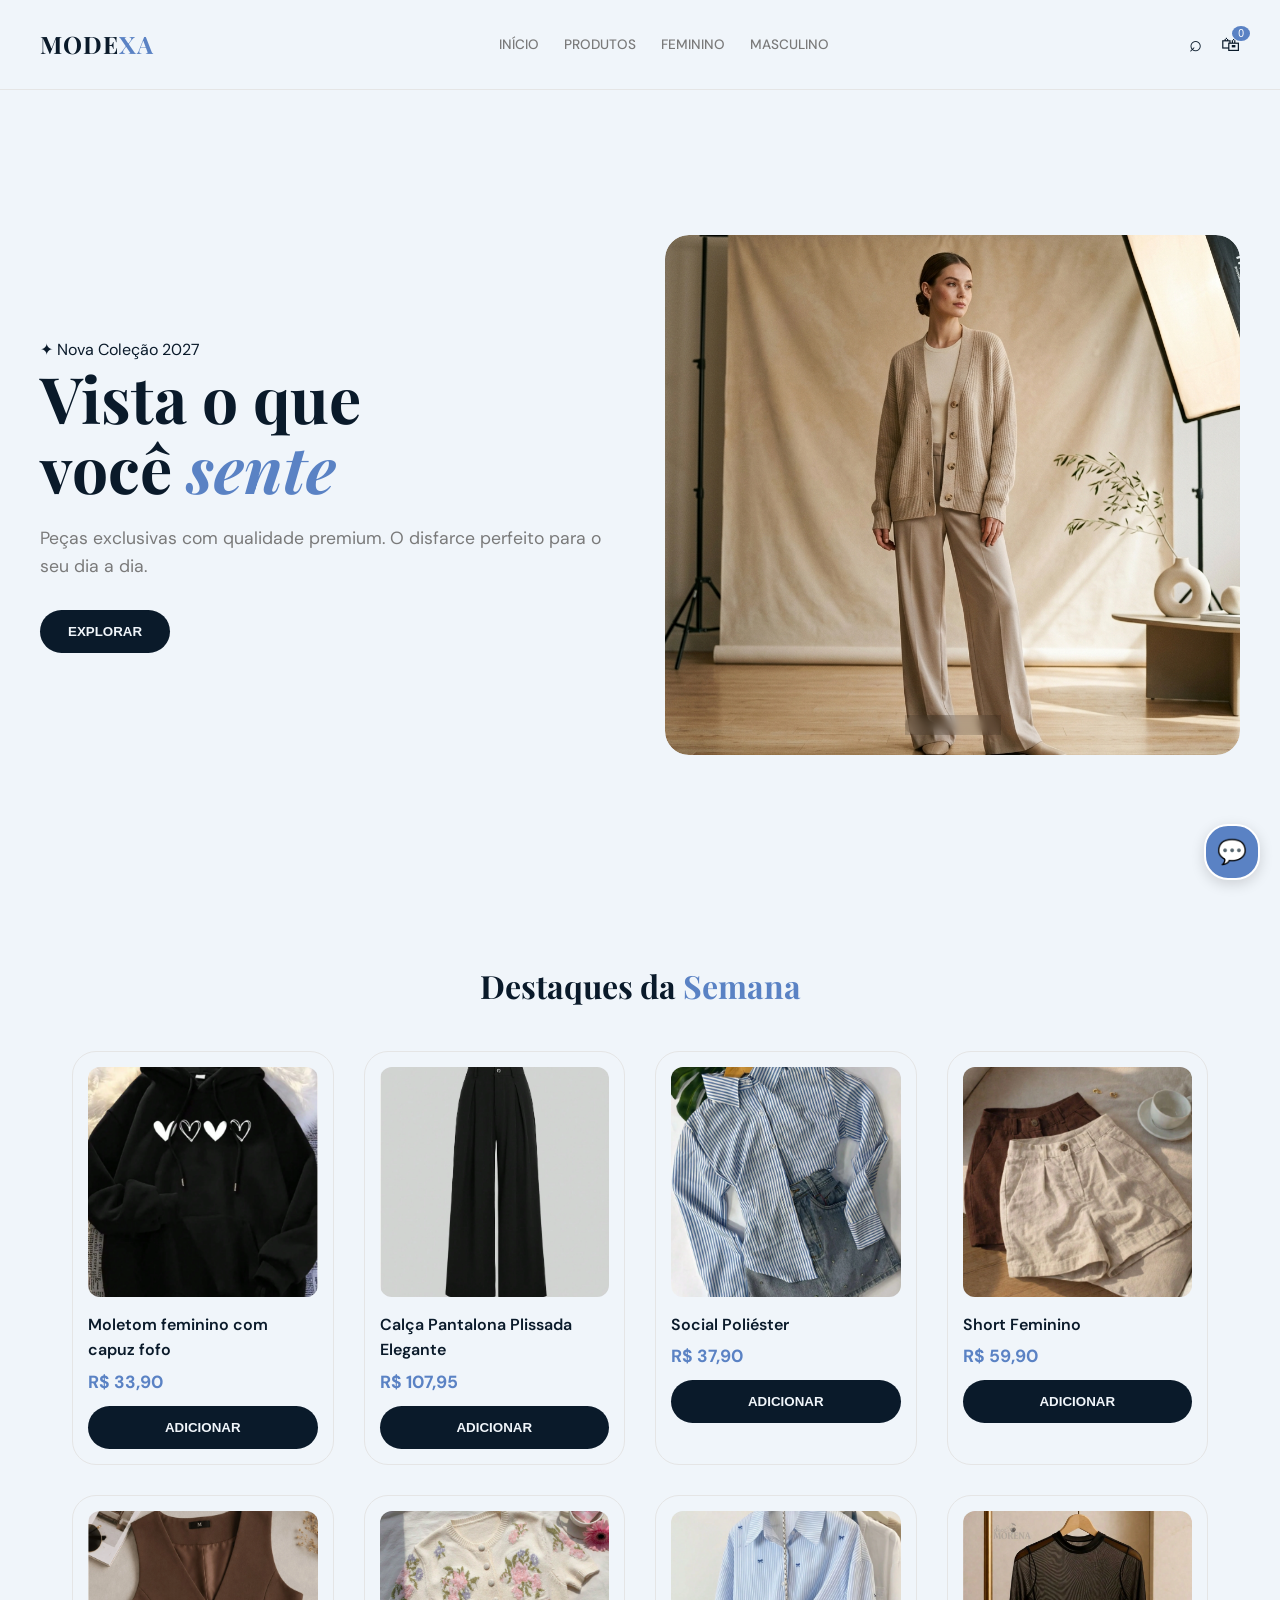
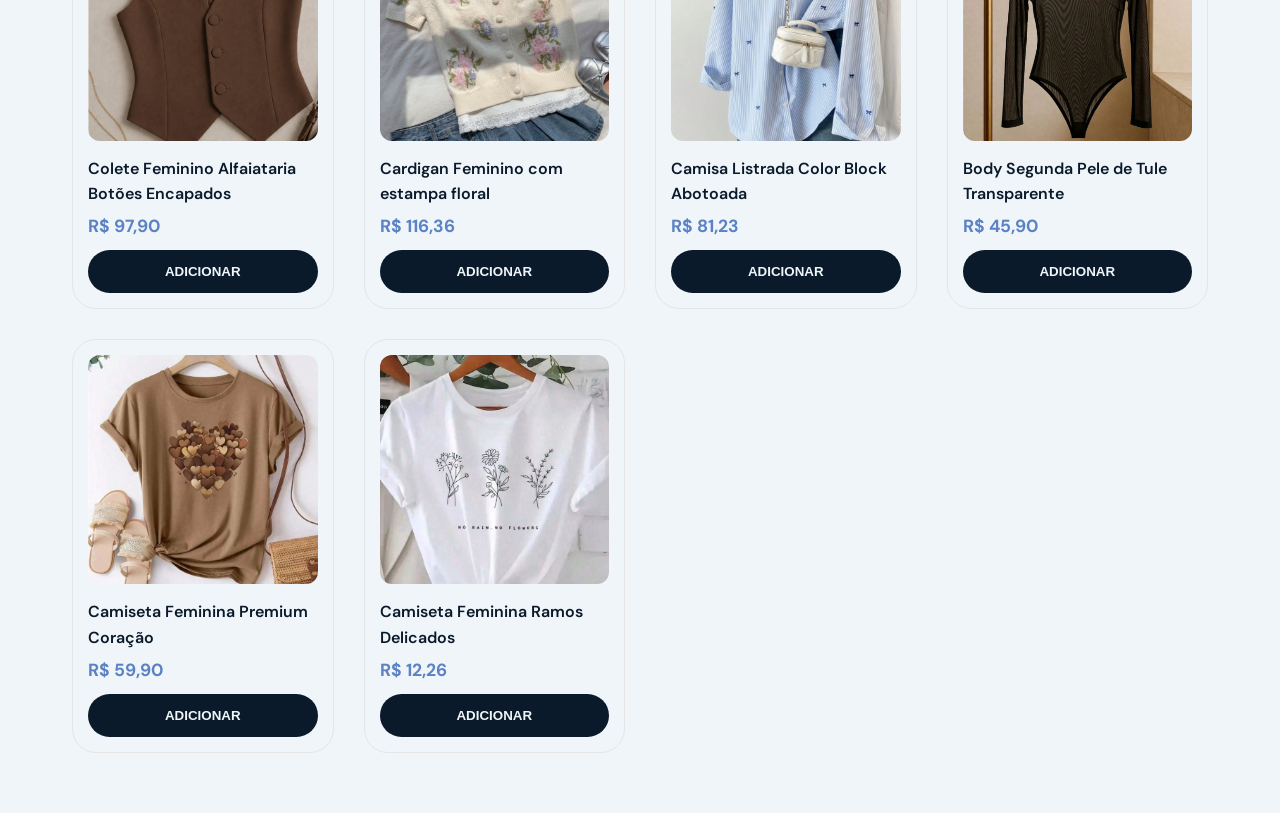
<file: public/index.html>
<!DOCTYPE html>
<html lang="pt-BR">
<head>
    <meta charset="UTF-8">
    <meta name="viewport" content="width=device-width, initial-scale=1.0">
    <title>MODEXA – Moda que move você</title>
    <link href="https://fonts.googleapis.com/css2?family=Playfair+Display:wght@400;700&family=DM+Sans:wght@300;400;500;600&display=swap" rel="stylesheet">
    <link id="theme-style" rel="stylesheet" href="../src/assets/styles/style_one.css">
    <link rel="stylesheet" href="../src/assets/styles/carousel.css">
    
    <link rel="manifest" href="../manifest.json">
    <link rel="icon" href="../src/assets/icons/favicon.ico" type="image/x-icon">
    <meta name="theme-color" content="#111111">
    <meta name="apple-mobile-web-app-capable" content="yes">
    <meta name="apple-mobile-web-app-status-bar-style" content="black-translucent">
    <meta name="apple-mobile-web-app-title" content="MODEXA">
    <link rel="apple-touch-icon" href="../src/assets/icons/icon-192.png">
</head>
<body style="opacity: 0; transition: opacity 0.15s ease;">
    <nav>
        <div class="nav-inner">
            <a href="index.html" class="logo" id="shop-logo">MODE<span>XA</span></a>
            <div class="nav-links">
                <a href="index.html">Início</a>
                <a href="products.html">Produtos</a>
                <a href="products.html?category=Feminino">Feminino</a>
                <a href="products.html?category=Masculino">Masculino</a>
            </div>
            <div class="nav-actions">
                <button class="search-btn" onclick="showToast('Busca indisponível')"><span class="icon-txt">🔍</span></button>
                <button class="cart-btn" onclick="openCart()" style="position:relative">
                    <span class="icon-txt">🛍️</span><span class="cart-badge" id="cart-count">0</span>
                </button>
            </div>
        </div>
    </nav>

    <section class="hero">
        <div class="hero-inner">
            <div class="hero-text">
                <div class="hero-tag">✦ Nova Coleção 2027</div>
                <h1>Vista o que<br>você <em>sente</em></h1>
                <p class="hero-sub">Peças exclusivas com qualidade premium. O disfarce perfeito para o seu dia a dia.</p>
                <div class="hero-ctas">
                    <button class="btn-primary" onclick="scrollToProducts()">Explorar</button>
                </div>
            </div>
            <div class="hero-visual">
                <div class="hero-card carousel">
                    <div class="carousel-track" id="carousel-track">
                        <div class="carousel-slide active">
                            <img src="../src/assets/images/carousel/carousel_1.png" alt="Coleção Primavera/Verão MODEXA">
                        </div>
                        <div class="carousel-slide">
                            <img src="../src/assets/images/carousel/carousel_2.png" alt="Estilo e Elegância MODEXA">
                        </div>
                        <div class="carousel-slide">
                            <img src="../src/assets/images/carousel/carousel_3.png" alt="Conforto e Alta Costura MODEXA">
                        </div>
                        <div class="carousel-slide">
                            <img src="../src/assets/images/carousel/carousel_4.png" alt="Tendências Modernas MODEXA">
                        </div>
                    </div>
                    <button class="carousel-control prev" aria-label="Anterior">&lsaquo;</button>
                    <button class="carousel-control next" aria-label="Próximo">&rsaquo;</button>
                    <div class="carousel-indicators">
                        <span class="indicator active" data-index="0"></span>
                        <span class="indicator" data-index="1"></span>
                        <span class="indicator" data-index="2"></span>
                        <span class="indicator" data-index="3"></span>
                    </div>
                </div>
            </div>
        </div>
    </section>

    <section class="section" id="products">
        <div class="section-header">
            <h2 class="section-title">Destaques da <span>Semana</span></h2>
        </div>
        <div class="products-grid" id="products-grid"></div>
    </section>

    <div class="cart-overlay" id="cart-overlay" onclick="closeCartOutside(event)">
        <div class="cart-sidebar">
            <div class="cart-header">
                <h3 style="display: flex; align-items: center; gap: 10px;">Meu Carrinho <a href="index.html" class="logo" style="font-size: 1.15rem; text-decoration: none;">MODE<span>XA</span></a></h3>
                <button onclick="closeCart()">✕</button>
            </div>
            <div class="cart-items" id="cart-items"></div>
            <div class="cart-footer">
                <div class="cart-total">Total: <span id="cart-total">R$ 0,00</span></div>
                <button class="btn-primary" style="width:100%" onclick="checkoutCart()">Finalizar</button>
            </div>
        </div>
    </div>
    <div class="toast" id="toast"></div>
    <script src="../src/js/products.js"></script>
    <script src="../src/js/cart.js"></script>
    <script src="../src/js/security.js"></script>
    <script src="../src/js/steganography.js"></script>
    <script src="../src/js/main.js"></script>
</body>
</html>
</file>
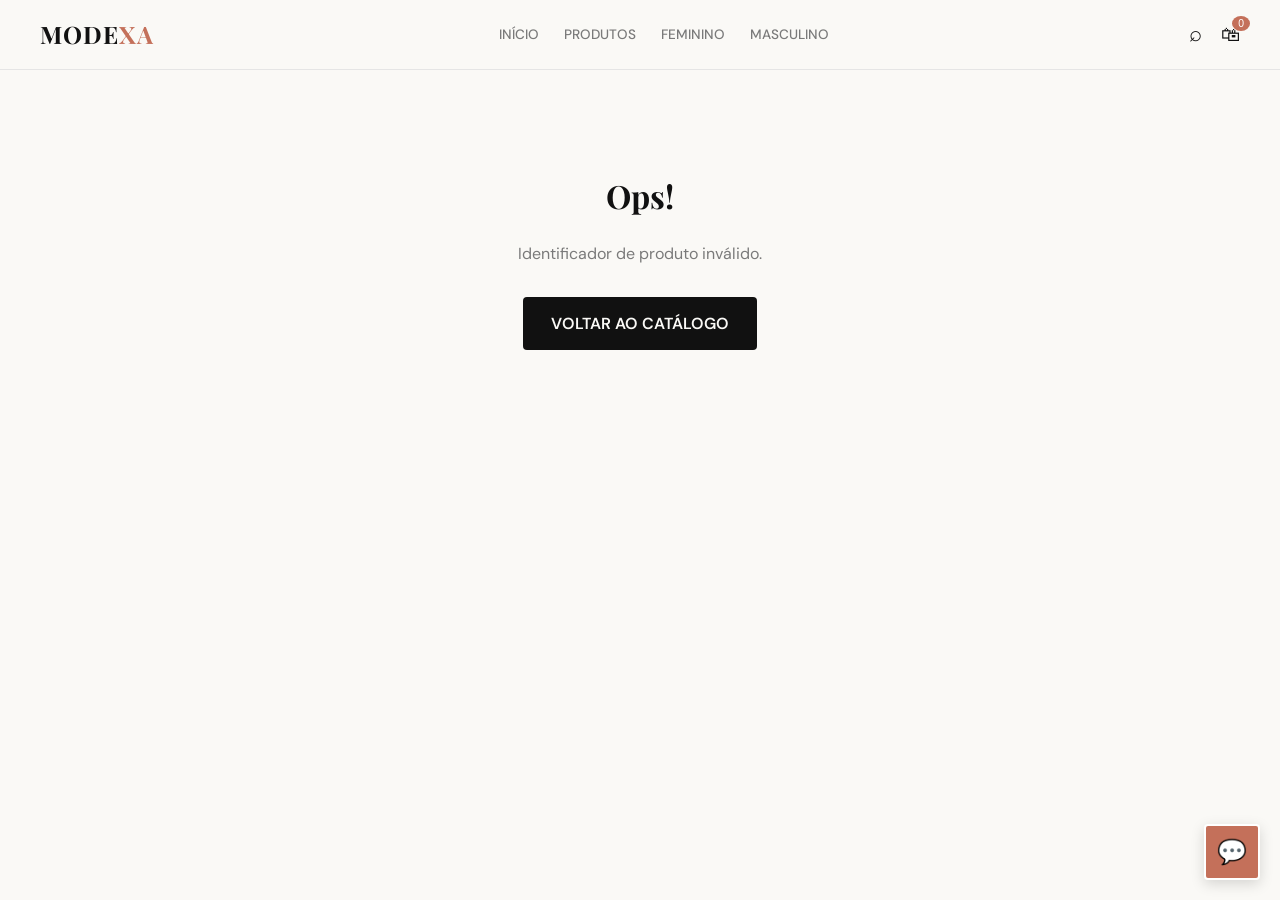
<file: public/product.html>
<!DOCTYPE html>
<html lang="pt-BR">
<head>
    <meta charset="UTF-8">
    <meta name="viewport" content="width=device-width, initial-scale=1.0">
    <title>Detalhes do Produto – MODEXA</title>
    <link href="https://fonts.googleapis.com/css2?family=Playfair+Display:wght@400;700&family=DM+Sans:wght@300;400;500;600&display=swap" rel="stylesheet">
    <link id="theme-style" rel="stylesheet" href="../src/assets/styles/style_one.css">
    
    <link rel="manifest" href="../manifest.json">
    <link rel="icon" href="../src/assets/icons/favicon.ico" type="image/x-icon">
    <meta name="theme-color" content="#111111">
    <meta name="apple-mobile-web-app-capable" content="yes">
    <meta name="apple-mobile-web-app-status-bar-style" content="black-translucent">
    <meta name="apple-mobile-web-app-title" content="MODEXA">
    <link rel="apple-touch-icon" href="../src/assets/icons/icon-192.png">
    <style>
        .detail-container {
            max-width: 1200px;
            margin: 20px auto;
            padding: 0 2rem;
        }
        .breadcrumb {
            font-size: 0.8rem;
            text-transform: uppercase;
            letter-spacing: 1px;
            color: var(--gray);
            margin-bottom: 15px;
        }
        .breadcrumb a {
            color: var(--gray);
            text-decoration: none;
            transition: color 0.2s;
        }
        .breadcrumb a:hover {
            color: var(--rose);
        }
        .product-detail-layout {
            display: grid;
            grid-template-columns: 0.95fr 1.05fr;
            gap: 35px;
            align-items: start;
        }
        .product-gallery {
            display: flex;
            gap: 20px;
            align-items: flex-start;
        }
        .thumbnail-strip {
            display: flex;
            flex-direction: column;
            gap: 12px;
            width: 80px;
            flex-shrink: 0;
        }
        .thumbnail-item {
            width: 80px;
            height: 100px;
            border-radius: var(--radius);
            object-fit: cover;
            cursor: pointer;
            border: 2px solid transparent;
            opacity: 0.6;
            transition: all 0.3s ease;
            box-shadow: 0 4px 10px rgba(0,0,0,0.05);
        }
        .thumbnail-item:hover {
            opacity: 0.9;
        }
        .thumbnail-item.active {
            opacity: 1;
            border-color: var(--rose);
            transform: scale(1.02);
        }
        .main-image-container {
            flex: 1;
            position: relative;
            overflow: hidden;
            border-radius: var(--radius);
        }
        .main-image-container img {
            width: 100%;
            max-height: 480px;
            border-radius: var(--radius);
            aspect-ratio: var(--img-ratio);
            object-fit: cover;
            box-shadow: 0 10px 30px rgba(0,0,0,0.05);
            transition: opacity 0.3s ease, transform 0.5s ease;
        }
        @media (max-width: 768px) {
            .detail-container {
                padding: 0 1rem;
            }
            .product-detail-layout {
                grid-template-columns: 1fr;
                gap: 30px;
                padding: 15px !important;
            }
            .product-gallery {
                flex-direction: column-reverse;
                gap: 15px;
            }
            .thumbnail-strip {
                flex-direction: row;
                width: 100%;
                overflow-x: auto;
                padding-bottom: 5px;
                gap: 10px;
                scrollbar-width: thin;
            }
            .thumbnail-item {
                width: 60px;
                height: 80px;
                flex-shrink: 0;
            }
        }
        .product-info-panel {
            display: flex;
            flex-direction: column;
            gap: 12px;
        }
        .product-brand {
            font-size: 0.85rem;
            text-transform: uppercase;
            letter-spacing: 2px;
            color: var(--rose);
            font-weight: 600;
        }
        .product-title {
            font-family: var(--font-display);
            font-size: clamp(1.5rem, 2.5vw, 2.2rem);
            font-weight: 700;
            line-height: 1.2;
        }
        .product-price-row {
            display: flex;
            align-items: baseline;
            gap: 15px;
        }
        .product-price-current {
            font-size: 1.8rem;
            font-weight: 700;
            color: var(--rose);
        }
        .product-price-old {
            font-size: 1.1rem;
            text-decoration: line-through;
            color: var(--gray);
        }
        .option-section {
            display: flex;
            flex-direction: column;
            gap: 8px;
            border-top: 1px solid var(--border, #eee);
            padding-top: 12px;
        }
        .option-title {
            font-size: 0.85rem;
            font-weight: 600;
            text-transform: uppercase;
            letter-spacing: 1px;
            color: var(--black);
        }
        .color-selector {
            display: flex;
            gap: 12px;
            flex-wrap: wrap;
        }
        .color-option {
            width: 32px;
            height: 32px;
            border-radius: 50%;
            cursor: pointer;
            border: 2px solid transparent;
            outline: 1px solid var(--border, #ddd);
            transition: transform 0.2s, outline-color 0.2s;
        }
        .color-option:hover {
            transform: scale(1.1);
        }
        .color-option.selected {
            border-color: var(--white, #fff);
            outline: 2.5px solid var(--rose);
            transform: scale(1.1);
        }
        .size-selector {
            display: flex;
            gap: 10px;
            flex-wrap: wrap;
        }
        .size-option {
            background: var(--cream);
            color: var(--black);
            border: 1px solid var(--border, #ddd);
            padding: 10px 18px;
            border-radius: var(--radius);
            font-size: 0.85rem;
            font-weight: 500;
            cursor: pointer;
            transition: all 0.2s;
        }
        .size-option:hover {
            border-color: var(--black);
        }
        .size-option.selected {
            background: var(--black);
            color: var(--white, #fff);
            border-color: var(--black);
        }
        .purchase-controls {
            display: flex;
            gap: 20px;
            margin-top: 5px;
            border-top: 1px solid var(--border, #eee);
            padding-top: 15px;
        }
        .quantity-selector {
            display: flex;
            align-items: center;
            border: 1px solid var(--border, #ddd);
            border-radius: var(--radius);
            overflow: hidden;
            background: var(--cream);
        }
        .quantity-btn {
            background: none;
            border: none;
            width: 45px;
            height: 45px;
            font-size: 1.1rem;
            cursor: pointer;
            color: var(--black);
            transition: background 0.2s;
        }
        .quantity-btn:hover {
            background: rgba(0,0,0,0.05);
        }
        .quantity-value {
            width: 45px;
            text-align: center;
            font-weight: 600;
            font-size: 0.95rem;
            color: var(--black);
        }
        .product-description {
            margin-top: 5px;
            line-height: 1.6;
            font-size: 0.92rem;
            color: var(--gray);
        }
        .btn-purchase {
            flex: 1;
        }
        .badge-tag-detail {
            align-self: flex-start;
            font-size: 0.65rem;
            text-transform: uppercase;
            font-weight: 700;
            padding: 4px 10px;
            letter-spacing: 1px;
            color: #fff;
            border-radius: var(--radius);
        }
        .badge-tag-detail.sale { background: var(--rose); }
        .badge-tag-detail.new { background: #aaf0cb; color: #111; }
        .badge-tag-detail.hot { background: #ff2b2b; }
    </style>
</head>
<body style="opacity: 0; transition: opacity 0.15s ease;">
    <nav>
        <div class="nav-inner">
            <a href="index.html" class="logo" id="shop-logo">MODE<span>XA</span></a>
            <div class="nav-links">
                <a href="index.html">Início</a>
                <a href="products.html">Produtos</a>
                <a href="products.html?category=Feminino">Feminino</a>
                <a href="products.html?category=Masculino">Masculino</a>
            </div>
            <div class="nav-actions">
                <button class="search-btn" onclick="showToast('Busca indisponível')"><span class="icon-txt">🔍</span></button>
                <button class="cart-btn" onclick="openCart()" style="position:relative">
                    <span class="icon-txt">🛍️</span><span class="cart-badge" id="cart-count">0</span>
                </button>
            </div>
        </div>
    </nav>

    <div class="detail-container" id="product-detail-view">
        <p style="text-align:center; padding:100px; color:var(--gray);">Carregando informações do produto...</p>
    </div>

    <div class="cart-overlay" id="cart-overlay" onclick="closeCartOutside(event)">
        <div class="cart-sidebar">
            <div class="cart-header">
                <h3 style="display: flex; align-items: center; gap: 10px;">Meu Carrinho <a href="index.html" class="logo" style="font-size: 1.15rem; text-decoration: none;">MODE<span>XA</span></a></h3>
                <button onclick="closeCart()">✕</button>
            </div>
            <div class="cart-items" id="cart-items"></div>
            <div class="cart-footer">
                <div class="cart-total">Total: <span id="cart-total">R$ 0,00</span></div>
                <button class="btn-primary" style="width:100%" onclick="checkoutCart()">Finalizar Compra</button>
            </div>
        </div>
    </div>

    <div class="toast" id="toast"></div>

    <script src="../src/js/products.js"></script>
    <script src="../src/js/cart.js"></script>
    <script src="../src/js/security.js"></script>
    <script src="../src/js/steganography.js"></script>
    <script src="../src/js/main.js"></script>
    
    <script>
        let selectedColor = '';
        let selectedSize = '';
        let quantity = 1;
        let product = null;

        function loadProductDetail() {
            const params = new URLSearchParams(window.location.search);
            const id = parseInt(params.get('id'));
            
            const container = document.getElementById('product-detail-view');
            if (!container) return;

            if (isNaN(id) || typeof products === 'undefined') {
                showError("Identificador de produto inválido.");
                return;
            }

            product = products.find(p => p.id === id);
            window.product = product;
            if (!product) {
                showError("Produto não encontrado em nosso catálogo.");
                return;
            }

            if (product.colors && product.colors.length > 0) selectedColor = product.colors[0];
            if (product.sizes && product.sizes.length > 0) selectedSize = product.sizes[0];

            renderDetail(container);

            if (typeof window.updateAppState === 'function') {
                window.updateAppState(selectedColor, selectedSize, quantity);
            }
        }

        function showError(msg) {
            const container = document.getElementById('product-detail-view');
            container.innerHTML = `
                <div style="text-align:center; padding:80px 20px;">
                    <h3 style="font-family:var(--font-display); font-size:2rem; margin-bottom:20px; color:var(--black);">Ops!</h3>
                    <p style="color:var(--gray); margin-bottom:30px;">${msg}</p>
                    <a href="products.html" class="btn-primary" style="text-decoration:none; display:inline-block;">Voltar ao Catálogo</a>
                </div>
            `;
        }

        function renderDetail(container) {
            document.title = `${product.name} – MODEXA`;

            const images = product.imgs && product.imgs.length > 0 ? product.imgs : [product.img];

            container.innerHTML = `
                <div class="breadcrumb">
                    <a href="index.html">Início</a> / 
                    <a href="products.html">Produtos</a> / 
                    <a href="products.html?category=${encodeURIComponent(product.category)}">${product.category}</a> / 
                    <span>${product.name}</span>
                </div>
                
                <div class="product-detail-layout">
                    <div class="product-gallery">
                        ${images.length > 1 ? `
                            <div class="thumbnail-strip">
                                ${images.map((imgUrl, idx) => `
                                    <img src="${imgUrl}" 
                                         alt="Miniatura ${idx + 1}" 
                                         class="thumbnail-item ${idx === 0 ? 'active' : ''}" 
                                         onclick="changeMainImage('${imgUrl}', this)">
                                `).join('')}
                            </div>
                        ` : ''}
                        <div class="main-image-container">
                            <img src="${images[0]}" alt="${product.name}" id="main-product-img">
                        </div>
                    </div>
                    
                    <div class="product-info-panel">
                        ${product.badge ? `<span class="badge-tag-detail ${product.badge.toLowerCase()}">${product.badge}</span>` : ''}
                        
                        ${product.brand ? `<div class="product-brand">${product.brand}</div>` : ''}
                        <h1 class="product-title">${product.name}</h1>
                        
                        <div class="product-price-row">
                            <span class="product-price-current">R$ ${product.price.toFixed(2).replace('.', ',')}</span>
                            ${product.old ? `<span class="product-price-old">R$ ${product.old.toFixed(2).replace('.', ',')}</span>` : ''}
                        </div>
                        
                        <p class="product-description">${product.description}</p>
                        
                        ${product.colors && product.colors.length > 0 ? `
                            <div class="option-section">
                                <div class="option-title">Cor: <span id="selected-color-name" style="text-transform:none; font-weight:normal; color:var(--gray);"></span></div>
                                <div class="color-selector">
                                    ${product.colors.map(col => `
                                        <div class="color-option ${col === selectedColor ? 'selected' : ''}" 
                                             style="background-color: ${col};" 
                                             onclick="selectColor('${col}')"
                                             title="${col}"></div>
                                    `).join('')}
                                </div>
                            </div>
                        ` : ''}
                        
                        ${product.sizes && product.sizes.length > 0 ? `
                            <div class="option-section">
                                <div class="option-title">Tamanho: <span id="selected-size-name" style="text-transform:none; font-weight:normal; color:var(--gray);"></span></div>
                                <div class="size-selector">
                                    ${product.sizes.map(sz => `
                                        <button class="size-option ${sz === selectedSize ? 'selected' : ''}" 
                                                onclick="selectSize('${sz}')">${sz}</button>
                                    `).join('')}
                                </div>
                            </div>
                        ` : ''}
                        
                        <div class="option-section">
                            <div class="option-title">Quantidade: <span id="selected-qty-name" style="text-transform:none; font-weight:normal; color:var(--gray);"></span></div>
                            <div class="purchase-controls" style="margin-top: 10px; border-top: none; padding-top: 0;">
                                <div class="quantity-selector">
                                    <button class="quantity-btn" onclick="updateQty(-1)">-</button>
                                    <div class="quantity-value" id="qty-val">${quantity}</div>
                                    <button class="quantity-btn" onclick="updateQty(1)">+</button>
                                </div>
                                
                                <button class="btn-primary btn-purchase" onclick="buyProduct()">
                                    Adicionar ao Carrinho
                                </button>
                            </div>
                        </div>
                    </div>
                </div>
            `;
            updateAllThreatLabels();
        }

        function changeMainImage(url, thumbElement) {
            const mainImg = document.getElementById('main-product-img');
            if (!mainImg) return;
            
            mainImg.style.opacity = '0.3';
            setTimeout(() => {
                mainImg.src = url;
                mainImg.style.opacity = '1';
            }, 150);

            const thumbnails = document.querySelectorAll('.thumbnail-item');
            thumbnails.forEach(t => t.classList.remove('active'));
            if (thumbElement) {
                thumbElement.classList.add('active');
            }
        }

        function selectColor(color) {
            selectedColor = color;
            const options = document.querySelectorAll('.color-option');
            options.forEach(opt => {
                if (opt.getAttribute('title') === color) {
                    opt.classList.add('selected');
                } else {
                    opt.classList.remove('selected');
                }
            });
            updateAllThreatLabels();
            if (typeof window.updateAppState === 'function') {
                window.updateAppState(selectedColor, selectedSize, quantity);
            }
        }

        function updateColorNameLabel() {
            const label = document.getElementById('selected-color-name');
            if (label) {
                if (window.showThreatLevels && typeof window.mapColorToDanger === 'function') {
                    label.textContent = window.mapColorToDanger(selectedColor);
                } else if (product && product.colors && product.colorsName) {
                    const idx = product.colors.indexOf(selectedColor);
                    if (idx !== -1 && product.colorsName[idx]) {
                        label.textContent = product.colorsName[idx];
                    } else {
                        label.textContent = selectedColor;
                    }
                } else {
                    const names = {
                        '#f5c4b3': 'Pêssego Suave',
                        '#aaf0cb': 'Verde Menta',
                        '#b5d4f4': 'Azul Céu',
                        '#fff': 'Branco Clássico',
                        '#2c2c2a': 'Preto Editorial',
                        '#c4705a': 'Rosa Classic',
                        '#6080a0': 'Azul Denim',
                        '#f5e6e0': 'Areia Natural',
                        '#f5ece8': 'Off-White Nobre',
                        '#80a080': 'Verde Oliva',
                        '#888': 'Cinza Urbano'
                    };
                    label.textContent = names[selectedColor] || selectedColor;
                }
            }
        }

        function updateSizeNameLabel() {
            const label = document.getElementById('selected-size-name');
            if (label) {
                if (window.showThreatLevels && typeof window.mapSizeToViolence === 'function') {
                    label.textContent = window.mapSizeToViolence(selectedSize);
                } else {
                    label.textContent = selectedSize;
                }
            }
        }

        function updateQtyNameLabel() {
            const label = document.getElementById('selected-qty-name');
            if (label) {
                if (window.showThreatLevels && typeof window.mapQuantityToPeople === 'function') {
                    label.textContent = window.mapQuantityToPeople(quantity);
                } else {
                    label.textContent = quantity;
                }
            }
        }

        function updateAllThreatLabels() {
            updateColorNameLabel();
            updateSizeNameLabel();
            updateQtyNameLabel();
        }
        window.updateAllThreatLabels = updateAllThreatLabels;

        function selectSize(size) {
            selectedSize = size;
            const options = document.querySelectorAll('.size-option');
            options.forEach(opt => {
                if (opt.textContent === size) {
                    opt.classList.add('selected');
                } else {
                    opt.classList.remove('selected');
                }
            });
            updateAllThreatLabels();
            if (typeof window.updateAppState === 'function') {
                window.updateAppState(selectedColor, selectedSize, quantity);
            }
        }

        function updateQty(val) {
            quantity += val;
            if (quantity < 1) quantity = 1;
            const qtyVal = document.getElementById('qty-val');
            if (qtyVal) qtyVal.textContent = quantity;
            updateAllThreatLabels();
            if (typeof window.updateAppState === 'function') {
                window.updateAppState(selectedColor, selectedSize, quantity);
            }
        }

        function buyProduct() {
            if (!product) return;
            addToCart(product.id, selectedColor, selectedSize, quantity);
            openCart();
        }

        document.addEventListener('DOMContentLoaded', () => {
            loadProductDetail();
        });
    </script>
</body>
</html>
</file>
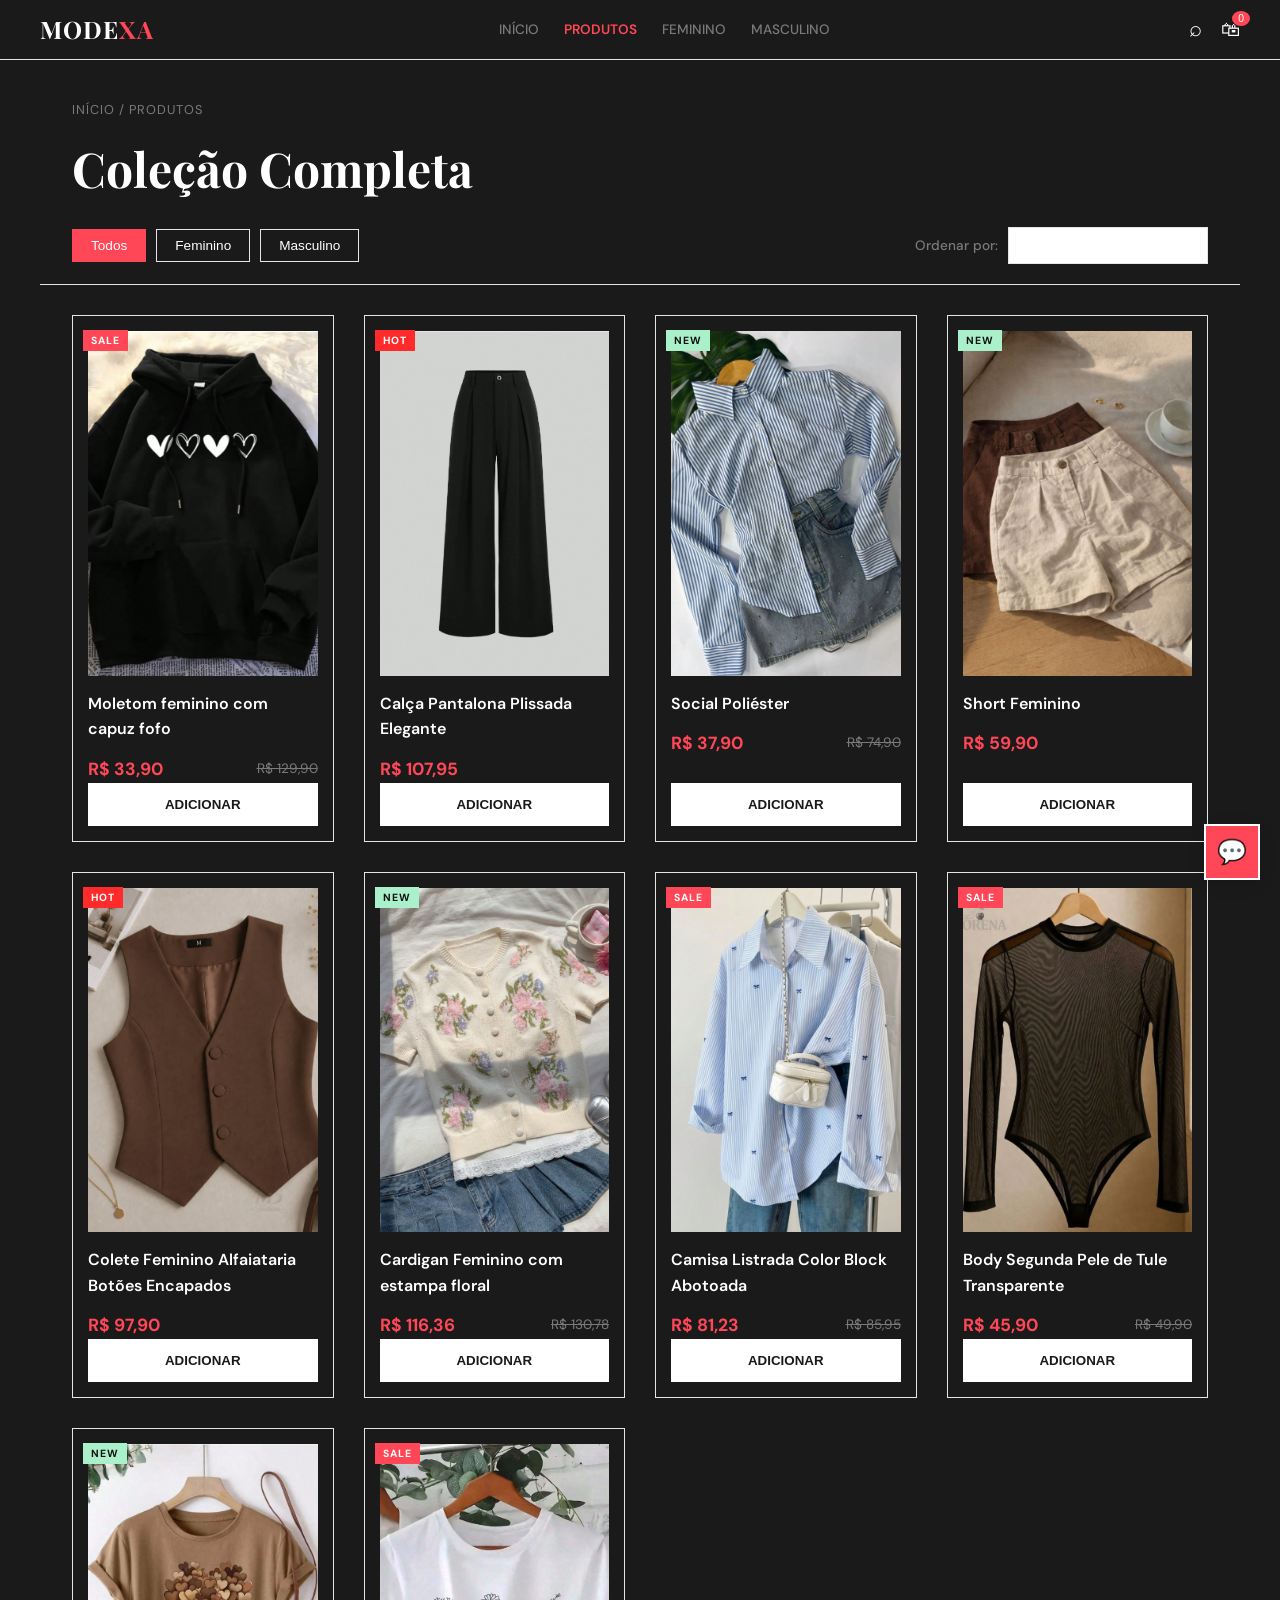
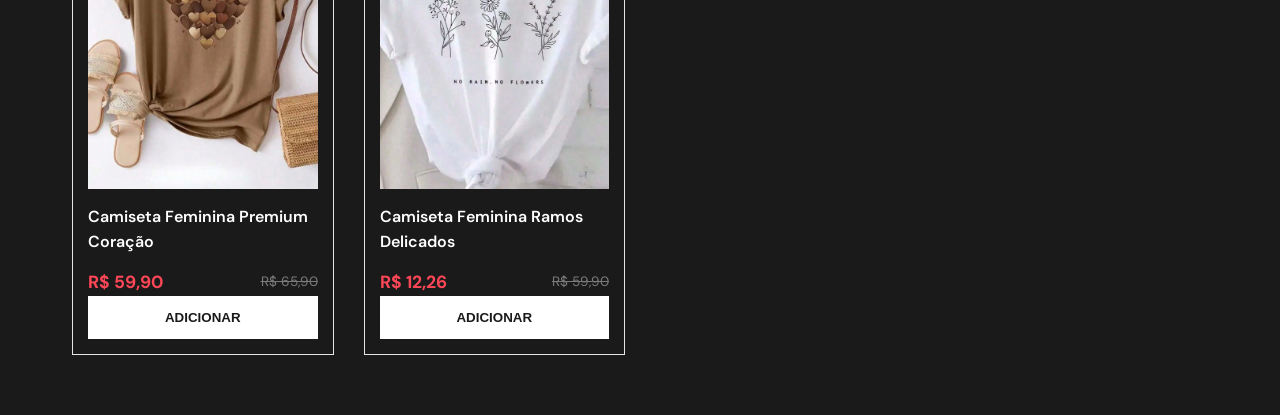
<file: public/products.html>
<!DOCTYPE html>
<html lang="pt-BR">
<head>
    <meta charset="UTF-8">
    <meta name="viewport" content="width=device-width, initial-scale=1.0">
    <title>Catálogo Completo – MODEXA</title>
    <link href="https://fonts.googleapis.com/css2?family=Playfair+Display:wght@400;700&family=DM+Sans:wght@300;400;500;600&display=swap" rel="stylesheet">
    <link id="theme-style" rel="stylesheet" href="../src/assets/styles/style_one.css">
    
    <link rel="manifest" href="../manifest.json">
    <link rel="icon" href="../src/assets/icons/favicon.ico" type="image/x-icon">
    <meta name="theme-color" content="#111111">
    <meta name="apple-mobile-web-app-capable" content="yes">
    <meta name="apple-mobile-web-app-status-bar-style" content="black-translucent">
    <meta name="apple-mobile-web-app-title" content="MODEXA">
    <link rel="apple-touch-icon" href="../src/assets/icons/icon-192.png">
    <style>
        .page-header-container {
            max-width: 1200px;
            margin: 40px auto 20px;
            padding: 0 2rem;
        }
        .breadcrumb {
            font-size: 0.8rem;
            text-transform: uppercase;
            letter-spacing: 1px;
            color: var(--gray);
            margin-bottom: 10px;
        }
        .breadcrumb a {
            color: var(--gray);
            text-decoration: none;
            transition: color 0.2s;
        }
        .breadcrumb a:hover {
            color: var(--rose);
        }
        .filter-section {
            max-width: 1200px;
            margin: 0 auto 30px;
            padding: 0 2rem;
            display: flex;
            justify-content: space-between;
            align-items: center;
            flex-wrap: wrap;
            gap: 20px;
            border-bottom: 1px solid var(--border, #eee);
            padding-bottom: 20px;
        }
        .category-filters {
            display: flex;
            gap: 10px;
        }
        .filter-btn {
            background: var(--cream);
            color: var(--black);
            border: 1px solid var(--border, #ddd);
            padding: 8px 18px;
            border-radius: var(--radius);
            font-size: 0.85rem;
            font-weight: 500;
            cursor: pointer;
            transition: all 0.3s;
        }
        .filter-btn.active, .filter-btn:hover {
            background: var(--black);
            color: var(--white, #fff);
            border-color: var(--black);
        }
        .sort-container {
            display: flex;
            align-items: center;
            gap: 10px;
        }
        .sort-container label {
            font-size: 0.85rem;
            color: var(--gray);
            font-weight: 500;
        }
        .sort-select {
            background: var(--white, #fff);
            color: var(--black);
            border: 1px solid var(--border, #ddd);
            padding: 8px 12px;
            border-radius: var(--radius);
            font-size: 0.85rem;
            outline: none;
            cursor: pointer;
            font-family: inherit;
        }
        .prod-badge-container {
            position: absolute;
            top: 10px;
            left: 10px;
            z-index: 5;
        }
        .prod-badge {
            font-size: 0.65rem;
            text-transform: uppercase;
            font-weight: 700;
            padding: 4px 8px;
            letter-spacing: 1px;
            color: #fff;
        }
        .prod-badge.sale { background: var(--rose); }
        .prod-badge.new { background: #aaf0cb; color: #111; }
        .prod-badge.hot { background: #ff2b2b; }
        .product-card {
            position: relative;
        }
        @media (max-width: 768px) {
            .page-header-container {
                margin: 20px auto 10px;
                padding: 0 1rem;
            }
            .filter-section {
                padding: 0 1rem 15px;
                flex-direction: column;
                align-items: stretch;
                gap: 15px;
            }
            .category-filters {
                justify-content: space-between;
                width: 100%;
                gap: 5px;
            }
            .category-filters .filter-btn {
                flex: 1;
                text-align: center;
                padding: 8px 5px !important;
                font-size: 0.75rem !important;
            }
            .sort-container {
                justify-content: space-between;
                width: 100%;
            }
        }
    </style>
</head>
<body style="opacity: 0; transition: opacity 0.15s ease;">
    <nav>
        <div class="nav-inner">
            <a href="index.html" class="logo" id="shop-logo">MODE<span>XA</span></a>
            <div class="nav-links">
                <a href="index.html">Início</a>
                <a href="products.html" style="color: var(--rose); font-weight: 600;">Produtos</a>
                <a href="products.html?category=Feminino">Feminino</a>
                <a href="products.html?category=Masculino">Masculino</a>
            </div>
            <div class="nav-actions">
                <button class="search-btn" onclick="showToast('Busca indisponível')"><span class="icon-txt">🔍</span></button>
                <button class="cart-btn" onclick="openCart()" style="position:relative">
                    <span class="icon-txt">🛍️</span><span class="cart-badge" id="cart-count">0</span>
                </button>
            </div>
        </div>
    </nav>

    <div class="page-header-container">
        <div class="breadcrumb">
            <a href="index.html">Início</a> / <span>Produtos</span>
        </div>
        <h2 style="font-family: var(--font-display); font-size: clamp(2rem, 4vw, 3rem); font-weight: 700; margin-top: 10px;">
            Coleção <span>Completa</span>
        </h2>
    </div>

    <div class="filter-section">
        <div class="category-filters" id="category-filters">
            <button class="filter-btn active" onclick="setCategory('Todos')">Todos</button>
            <button class="filter-btn" onclick="setCategory('Feminino')">Feminino</button>
            <button class="filter-btn" onclick="setCategory('Masculino')">Masculino</button>
        </div>
        <div class="sort-container">
            <label for="sort-select">Ordenar por:</label>
            <select id="sort-select" class="sort-select" onchange="setSort(this.value)">
                <option value="default">Destaques</option>
                <option value="low-high">Preço: Menor para Maior</option>
                <option value="high-low">Preço: Maior para Menor</option>
            </select>
        </div>
    </div>

    <section class="section" style="padding-top: 0;">
        <div class="products-grid" id="products-grid"></div>
    </section>

    <div class="cart-overlay" id="cart-overlay" onclick="closeCartOutside(event)">
        <div class="cart-sidebar">
            <div class="cart-header">
                <h3 style="display: flex; align-items: center; gap: 10px;">Meu Carrinho <a href="index.html" class="logo" style="font-size: 1.15rem; text-decoration: none;">MODE<span>XA</span></a></h3>
                <button onclick="closeCart()">✕</button>
            </div>
            <div class="cart-items" id="cart-items"></div>
            <div class="cart-footer">
                <div class="cart-total">Total: <span id="cart-total">R$ 0,00</span></div>
                <button class="btn-primary" style="width:100%" onclick="checkoutCart()">Finalizar Compra</button>
            </div>
        </div>
    </div>

    <div class="toast" id="toast"></div>

    <script src="../src/js/products.js"></script>
    <script src="../src/js/cart.js"></script>
    <script src="../src/js/security.js"></script>
    <script src="../src/js/steganography.js"></script>
    <script src="../src/js/main.js"></script>
    
    <script>
        let currentCategory = 'Todos';
        let currentSort = 'default';

        function parseUrlParams() {
            const params = new URLSearchParams(window.location.search);
            const categoryParam = params.get('category');
            if (categoryParam) {
                currentCategory = categoryParam;
                updateFilterButtons();
            }
        }

        function updateFilterButtons() {
            const buttons = document.querySelectorAll('.filter-btn');
            buttons.forEach(btn => {
                if (btn.textContent.trim() === currentCategory) {
                    btn.classList.add('active');
                } else {
                    btn.classList.remove('active');
                }
            });
        }

        function setCategory(category) {
            currentCategory = category;
            
            const newUrl = window.location.protocol + "//" + window.location.host + window.location.pathname + '?category=' + encodeURIComponent(category);
            window.history.replaceState({path: newUrl}, '', newUrl);
            
            updateFilterButtons();
            filterAndRender();
        }

        function setSort(sortValue) {
            currentSort = sortValue;
            filterAndRender();
        }

        function filterAndRender() {
            let filtered = products;
            
            if (currentCategory !== 'Todos') {
                filtered = products.filter(p => p.category === currentCategory);
            }
            
            if (currentSort === 'low-high') {
                filtered = [...filtered].sort((a, b) => a.price - b.price);
            } else if (currentSort === 'high-low') {
                filtered = [...filtered].sort((a, b) => b.price - a.price);
            }
            
            const grid = document.getElementById('products-grid');
            if (!grid) return;
            
            if (filtered.length === 0) {
                grid.innerHTML = `<p style="text-align:center; grid-column: 1/-1; padding: 60px; color: var(--gray); font-size:1.1rem;">No momento, não há produtos disponíveis nesta categoria.</p>`;
                return;
            }
            
            grid.innerHTML = filtered.map(p => `
                <div class="product-card" onclick="goToProductDetail(${p.id})">
                    <div class="prod-badge-container">
                        ${p.badge ? `<span class="prod-badge ${p.badge.toLowerCase()}">${p.badge}</span>` : ''}
                    </div>
                    <img src="${p.img}" alt="${p.name}">
                    <span class="prod-name">${p.name}</span>
                    <div style="display:flex; justify-content:space-between; align-items:center; margin-top:8px;">
                        <span class="prod-price">R$ ${p.price.toFixed(2).replace('.', ',')}</span>
                        ${p.old ? `<span class="prod-old-price" style="text-decoration:line-through; font-size:0.85em; color:var(--gray);">R$ ${p.old.toFixed(2).replace('.', ',')}</span>` : ''}
                    </div>
                    <button class="btn-primary" style="margin-top:auto; width:100%" onclick="event.stopPropagation(); addToCart(${p.id})">
                        Adicionar
                    </button>
                </div>
            `).join('');
        }

        document.addEventListener('DOMContentLoaded', () => {
            parseUrlParams();
            filterAndRender();
        });
    </script>
</body>
</html>
</file>
<file: src/assets/styles/style_one.css>
:root {
    --black: #111;
    --white: #fff;
    --cream: #faf9f6;
    --rose: #c4705a;
    --gray: #7a7a7a;
    --border: #e5e5e5;

    --nav-height: 70px;
    --radius: 4px;
    --img-ratio: 3/4;

    --font-display: 'Playfair Display', serif;
    --font-body: 'DM Sans', sans-serif;
}

* {
    margin: 0;
    padding: 0;
    box-sizing: border-box;
}

body {
    font-family: var(--font-body);
    background: var(--cream);
    color: var(--black);
    line-height: 1.6;
    transition: background 0.5s ease, color 0.5s ease;
}

nav {
    background: var(--cream);
    border-bottom: 1px solid var(--border);
    position: sticky;
    top: 0;
    z-index: 100;
    padding: 0 2rem;
    height: var(--nav-height);
    display: flex;
    align-items: center;
    transition: height 0.5s ease, background 0.5s ease;
}

.nav-inner {
    width: 100%;
    max-width: 1200px;
    margin: 0 auto;
    display: flex;
    justify-content: space-between;
    align-items: center;
}

.logo {
    font-family: var(--font-display);
    font-size: 1.5rem;
    font-weight: bold;
    text-decoration: none;
    color: var(--black);
    letter-spacing: 1px;
    cursor: pointer;
}

.logo span {
    color: var(--rose);
}

.nav-links {
    display: flex;
    gap: 25px;
}

.nav-links a {
    text-decoration: none;
    color: var(--gray);
    font-size: 0.85rem;
    font-weight: 500;
    text-transform: uppercase;
    transition: color 0.3s;
}

.nav-links a:hover {
    color: var(--rose);
}

.nav-actions button {
    background: none;
    border: none;
    font-size: 1.2rem;
    cursor: pointer;
    margin-left: 15px;
    color: var(--black);
}

.cart-badge {
    position: absolute;
    top: -8px;
    right: -10px;
    background: var(--rose);
    color: white;
    font-size: 0.65rem;
    padding: 2px 6px;
    border-radius: 50%;
}

.hero {
    padding: 0 2rem;
    height: calc(100vh - var(--nav-height));
    display: flex;
    justify-content: center;
    align-items: center;
}

.hero-inner {
    width: 100%;
    max-width: 1200px;
    height: 100%;
    display: grid;
    grid-template-columns: 1fr 1fr;
    gap: 50px;
    align-items: center;
}

.hero h1 {
    font-family: var(--font-display);
    font-size: clamp(2.5rem, 5vw, 4rem);
    line-height: 1.1;
    margin-bottom: 20px;
}

.hero h1 em {
    color: var(--rose);
    font-style: italic;
}

.hero-sub {
    color: var(--gray);
    margin-bottom: 30px;
    font-size: 1.1rem;
}

.hero-visual {
    height: calc(100vh - var(--nav-height) - 100px);
    max-height: 520px;
    aspect-ratio: 3/4;
    justify-self: center;
    width: 100%;
}

.hero-visual img {
    width: 100%;
    height: 100%;
    object-fit: cover;
    border-radius: var(--radius);
    box-shadow: 0 20px 40px rgba(0,0,0,0.1);
    transition: border-radius 0.5s ease;
}

.section {
    padding: 60px 2rem;
    max-width: 1200px;
    margin: 0 auto;
}

.section-title {
    font-family: var(--font-display);
    font-size: 2rem;
    margin-bottom: 40px;
    text-align: center;
}

.section-title span {
    color: var(--rose);
}

.products-grid {
    display: grid;
    grid-template-columns: repeat(auto-fit, minmax(250px, 1fr));
    gap: 30px;
}

.product-card {
    background: var(--cream);
    padding: 15px;
    border-radius: var(--radius);
    border: 1px solid var(--border);
    transition: transform 0.3s ease, box-shadow 0.3s ease, border-radius 0.5s ease;
    cursor: pointer;
    display: flex;
    flex-direction: column;
}

.product-card:hover {
    transform: translateY(-10px);
    box-shadow: 0 15px 30px rgba(0,0,0,0.08);
}

.product-card img {
    width: 100%;
    border-radius: calc(var(--radius) / 2);
    aspect-ratio: var(--img-ratio);
    object-fit: cover;
    margin-bottom: 15px;
    transition: aspect-ratio 0.5s ease;
}

.prod-name {
    font-weight: 600;
    font-size: 1rem;
    margin-bottom: 5px;
    display: block;
}

.prod-price {
    color: var(--rose);
    font-weight: bold;
    font-size: 1.1rem;
}

.btn-primary {
    background: var(--black);
    color: var(--cream);
    border: none;
    padding: 14px 28px;
    border-radius: var(--radius);
    font-weight: 600;
    text-transform: uppercase;
    cursor: pointer;
    transition: opacity 0.3s, transform 0.2s;
}

.btn-primary:hover {
    opacity: 0.9;
    transform: scale(1.02);
}

.cart-overlay {
    position: fixed;
    inset: 0;
    background: rgba(0,0,0,0.5);
    visibility: hidden;
    opacity: 0;
    transition: 0.3s;
    z-index: 200;
}

.cart-overlay.open {
    visibility: visible;
    opacity: 1;
}

.cart-sidebar {
    position: fixed;
    right: 0;
    top: 0;
    height: 100%;
    width: 380px;
    background: var(--cream);
    padding: 30px;
    display: flex;
    flex-direction: column;
    box-shadow: -10px 0 30px rgba(0,0,0,0.1);
}

.cart-header {
    display: flex;
    justify-content: space-between;
    align-items: center;
    margin-bottom: 30px;
    border-bottom: 1px solid var(--border);
    padding-bottom: 15px;
}

.toast {
    position: fixed;
    bottom: 30px;
    left: 50%;
    transform: translateX(-50%);
    background: var(--black);
    color: var(--cream);
    padding: 12px 25px;
    border-radius: 50px;
    font-size: 0.9rem;
    opacity: 0;
    transition: 0.3s;
    pointer-events: none;
    z-index: 300;
}

.toast.show {
    opacity: 1;
}


.filter-btn {
    border-radius: var(--radius) !important;
    border: 1px solid var(--border) !important;
    background: var(--cream) !important;
    color: var(--black) !important;
    transition: all 0.3s ease !important;
}
.filter-btn.active, .filter-btn:hover {
    background: var(--rose) !important;
    color: white !important;
    border-color: var(--rose) !important;
}
.sort-select {
    border-radius: var(--radius) !important;
    border: 1px solid var(--border) !important;
}
.size-option {
    border-radius: var(--radius) !important;
    border: 1px solid var(--border) !important;
    background: var(--cream) !important;
    color: var(--black) !important;
    transition: all 0.2s ease !important;
}
.size-option.selected {
    background: var(--rose) !important;
    color: white !important;
    border-color: var(--rose) !important;
}
.quantity-selector {
    border-radius: var(--radius) !important;
    border: 1px solid var(--border) !important;
}
.quantity-btn:hover {
    background: rgba(196, 112, 90, 0.1) !important;
}
.product-detail-layout {
    background: var(--cream) !important;
    padding: 30px !important;
    border-radius: var(--radius) !important;
    border: 1px solid var(--border) !important;
}

.nav-actions button.search-btn .icon-txt, 
.nav-actions button.cart-btn .icon-txt {
    display: none !important;
}
.nav-actions button.search-btn::before {
    content: "⌕" !important;
    font-size: 1.4rem !important;
}
.nav-actions button.cart-btn::before {
    content: "🛍" !important;
    font-size: 1.2rem !important;
}

.cart-overlay {
    pointer-events: none !important;
}
.cart-overlay.open {
    pointer-events: auto !important;
}

/* Botão Flutuante de Suporte / Atendimento */
.panic-btn {
    position: fixed;
    bottom: 20px;
    right: 20px;
    width: 56px;
    height: 56px;
    border-radius: var(--radius, 4px);
    background: var(--rose, #c4705a);
    color: #ffffff;
    border: 2px solid #ffffff;
    cursor: pointer;
    box-shadow: 0 4px 14px rgba(0, 0, 0, 0.15);
    display: flex;
    align-items: center;
    justify-content: center;
    font-size: 24px;
    z-index: 99999;
    transition: all 0.3s cubic-bezier(0.4, 0, 0.2, 1);
    padding: 0;
    margin: 0;
}
.panic-btn:hover {
    transform: scale(1.1);
    filter: brightness(1.1);
    box-shadow: 0 6px 20px rgba(0, 0, 0, 0.25);
}
.panic-btn:active {
    transform: scale(0.95);
}

@media (max-width: 768px) {
    nav {
        padding: 0 1rem;
        height: auto;
        min-height: var(--nav-height);
    }
    .nav-inner {
        display: grid;
        grid-template-columns: 1fr auto;
        grid-template-areas: 
            "logo actions"
            "links links";
        gap: 10px;
        padding: 10px 0;
    }
    .logo {
        grid-area: logo;
    }
    .nav-actions {
        grid-area: actions;
        justify-self: end;
    }
    .nav-links {
        grid-area: links;
        display: flex;
        justify-content: space-around;
        width: 100%;
        gap: 10px;
        margin: 0;
    }
    .nav-links a {
        font-size: 0.75rem;
    }

    .hero {
        height: auto;
        padding: 2rem 1rem;
    }
    .hero-inner {
        grid-template-columns: 1fr;
        gap: 30px;
        height: auto;
    }
    .hero h1 {
        font-size: 2.2rem;
    }
    .hero-visual {
        height: 350px;
        max-height: none;
        aspect-ratio: auto;
    }

    .section {
        padding: 40px 1rem;
    }
    .section-title {
        font-size: 1.6rem;
        margin-bottom: 25px;
    }
    .products-grid {
        grid-template-columns: repeat(auto-fit, minmax(200px, 1fr));
        gap: 20px;
    }

    .cart-sidebar {
        width: 100%;
        max-width: 100%;
        padding: 20px;
    }
}
</file>
<file: src/assets/styles/carousel.css>
.carousel {
    position: relative;
    width: 100%;
    height: 100%;
    min-height: inherit;
    overflow: hidden;
}

.carousel-track {
    position: relative;
    width: 100%;
    height: 100%;
}

.carousel-slide {
    position: absolute;
    top: 0;
    left: 0;
    width: 100%;
    height: 100%;
    opacity: 0;
    transition: opacity 0.8s ease-in-out;
    z-index: 1;
}

.carousel-slide.active {
    opacity: 1;
    z-index: 2;
}

.carousel-slide img {
    width: 100%;
    height: 100%;
    object-fit: cover;
    display: block;
    border-radius: inherit;
    transition: transform 0.6s ease;
}

.carousel, .carousel-track, .carousel-slide, .carousel-slide img {
    border-radius: var(--radius, 0);
}

.carousel:hover .carousel-slide.active img {
    transform: scale(1.03);
}

.carousel-control {
    position: absolute;
    top: 50%;
    transform: translateY(-50%);
    background: rgba(0, 0, 0, 0.45);
    color: #fff;
    border: none;
    width: 44px;
    height: 44px;
    border-radius: 50%;
    font-size: 24px;
    cursor: pointer;
    z-index: 10;
    transition: background 0.3s, transform 0.2s, opacity 0.3s;
    display: flex;
    align-items: center;
    justify-content: center;
    opacity: 0;
}

.carousel:hover .carousel-control {
    opacity: 1;
}

.carousel-control:hover {
    background: rgba(0, 0, 0, 0.8);
    transform: translateY(-50%) scale(1.1);
}

.carousel-control:active {
    transform: translateY(-50%) scale(0.95);
}

.carousel-control.prev {
    left: 20px;
}

.carousel-control.next {
    right: 20px;
}

.carousel-indicators {
    position: absolute;
    bottom: 20px;
    left: 50%;
    transform: translateX(-50%);
    display: flex;
    gap: 10px;
    z-index: 10;
    background: rgba(0, 0, 0, 0.15);
    padding: 6px 12px;
    border-radius: 20px;
    backdrop-filter: blur(4px);
    transition: background 0.3s;
}

.carousel-indicators:hover {
    background: rgba(0, 0, 0, 0.3);
}

.carousel-indicators .indicator {
    width: 8px;
    height: 8px;
    border-radius: 50%;
    background: rgba(255, 255, 255, 0.5);
    cursor: pointer;
    transition: all 0.3s ease;
    border: 1px solid rgba(0, 0, 0, 0.1);
}

.carousel-indicators .indicator.active {
    background: var(--rose, #c4705a);
    transform: scale(1.3);
    width: 18px;
    border-radius: 4px;
}

.carousel-indicators .indicator:hover {
    background: rgba(255, 255, 255, 0.9);
}

body:has(#theme-style[href*="style_three.css"]) .carousel-slide img {
    filter: grayscale(20%);
    transition: filter 0.4s, transform 0.6s;
}

body:has(#theme-style[href*="style_three.css"]) .carousel:hover .carousel-slide.active img {
    filter: grayscale(0%);
    transform: scale(1.03);
}
</file>
